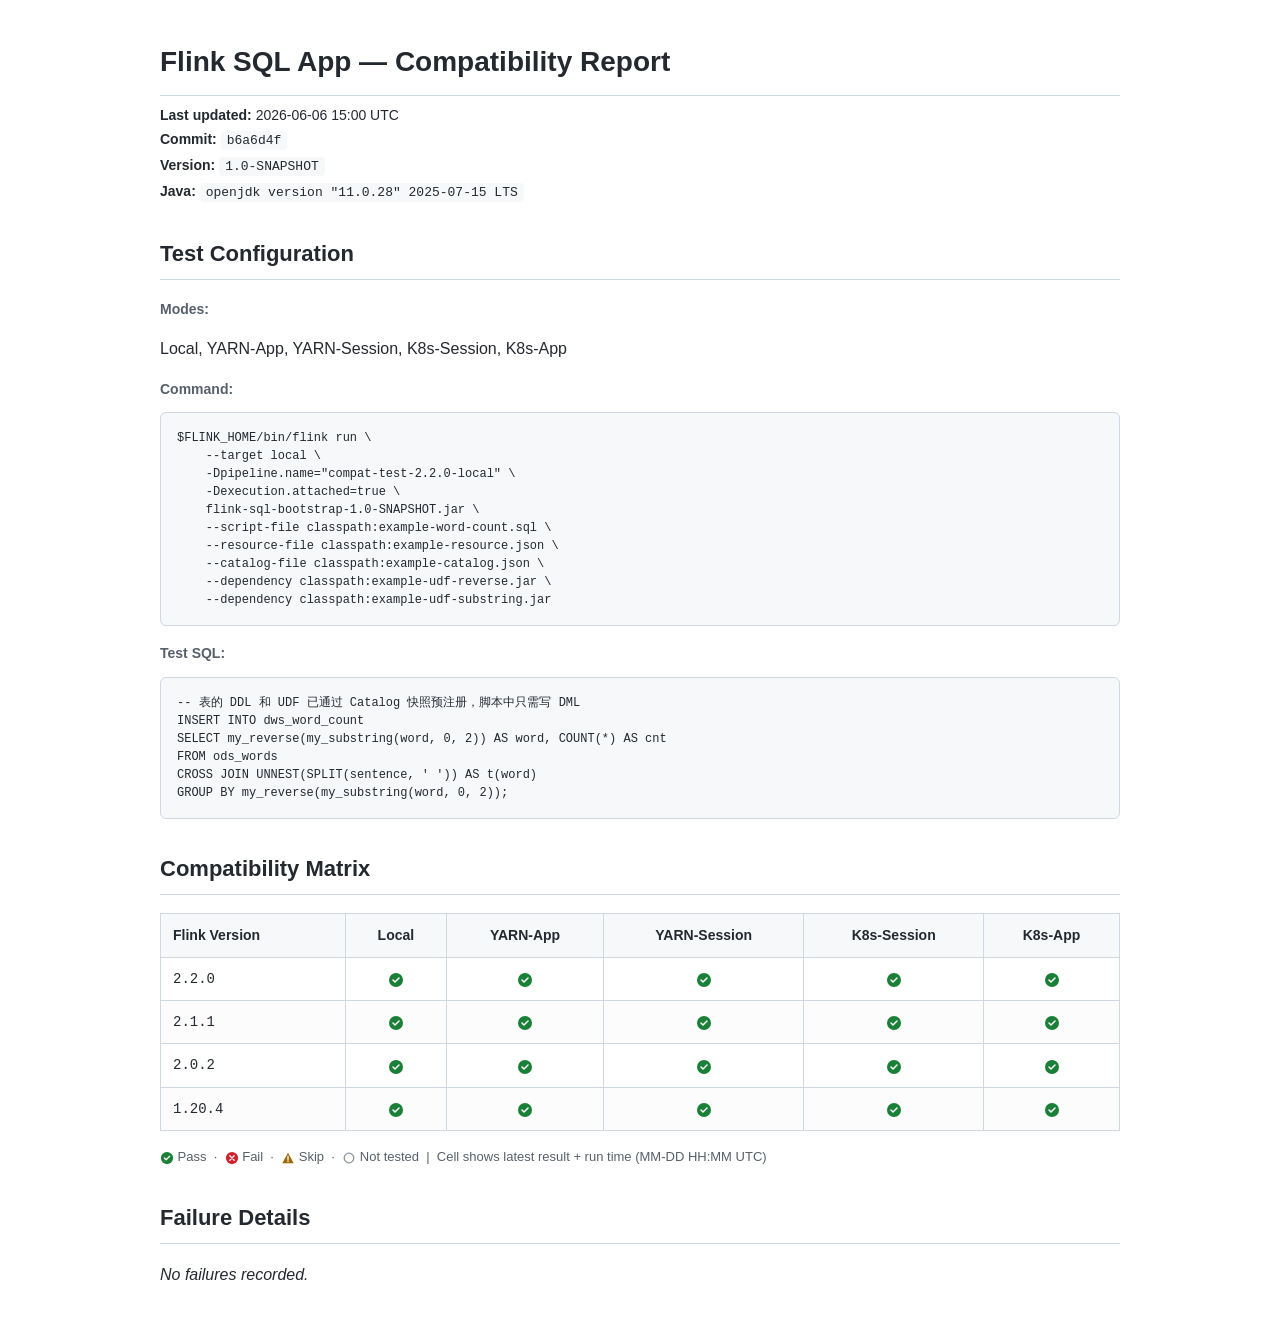
<file: docs/flink-compat-test-1.0-SNAPSHOT.html>
<!DOCTYPE html>
<html lang="en">
<head>
<meta charset="utf-8">
<meta name="viewport" content="width=device-width, initial-scale=1">
<title>Flink SQL App - Compatibility Report</title>
<style>
  body {
    font-family: -apple-system, BlinkMacSystemFont, 'Segoe UI',
      Roboto, Helvetica, Arial, sans-serif;
    max-width: 960px; margin: 40px auto; padding: 0 24px;
    color: #24292f; background: #fff; line-height: 1.6;
  }
  h1 { font-size: 28px; border-bottom: 1px solid #d0d7de;
      padding-bottom: 10px; margin-bottom: 8px; }
  h2 { font-size: 22px; margin-top: 32px;
      border-bottom: 1px solid #d0d7de; padding-bottom: 8px; }
  h3 { font-size: 16px; margin: 20px 0 8px; }
  h4 { font-size: 14px; margin: 16px 0 4px; color: #57606a; }
  .meta { font-size: 14px; margin-bottom: 24px; }
  .meta p { margin: 2px 0; }
  .meta code { background: #f6f8fa; padding: 2px 6px;
      border-radius: 4px; font-size: 13px; }
  pre, .code-block {
    background: #f6f8fa; border: 1px solid #d0d7de;
    border-radius: 6px; padding: 16px;
    font-size: 12px; line-height: 1.5;
    overflow-x: auto; white-space: pre-wrap;
    overflow-wrap: break-word;
    font-family: 'SFMono-Regular', Consolas,
      'Liberation Mono', Menlo, monospace;
  }
  .icon svg { width: 16px; height: 16px; }
  .icon-sm svg { width: 14px; height: 14px; }
  .icon { display: inline-flex; align-items: center; vertical-align: middle; }
  .icon-pass { color: #1a7f37; }
  .icon-fail { color: #cf222e; }
  .icon-skip { color: #9a6700; }
  .icon-nt   { color: #8b949e; }
  table { width: 100%; border-collapse: collapse;
      margin: 16px 0; font-size: 14px; }
  th { background: #f6f8fa; padding: 10px 12px;
      border: 1px solid #d0d7de; font-weight: 600;
      white-space: nowrap; }
  td { padding: 10px 12px; border: 1px solid #d0d7de;
      text-align: center; font-variant-numeric: tabular-nums;
      vertical-align: middle; }
  td:first-child { text-align: left;
      font-family: 'SFMono-Regular', Consolas,
        'Liberation Mono', Menlo, monospace;
      font-weight: 500; white-space: nowrap; }
  tr:nth-child(even) td { background: #fcfcfd; }
  .legend { font-size: 13px; color: #57606a;
      margin-bottom: 32px; }
  .legend .icon svg, .legend .icon-sm svg {
      vertical-align: middle; }
  .fail-card { border: 1px solid #d0d7de;
      border-radius: 6px; margin: 16px 0; overflow: hidden; }
  .fail-card summary { padding: 12px 16px; cursor: pointer;
      font-weight: 600; font-size: 15px; background: #fcfcfd;
      border-bottom: 1px solid #d0d7de; }
  .fail-card summary:hover { background: #f6f8fa; }
  .fail-card[open] summary { border-bottom: 1px solid #d0d7de; }
  .fail-card .body { padding: 16px; }
  .fail-card .body p { margin: 4px 0; font-size: 14px; }
  .fail-card .body .label { font-weight: 600; color: #57606a; }
  .fail-card .cmd {
    background: #f6f8fa; border-radius: 6px;
    padding: 10px 14px; font-size: 12px; line-height: 1.5;
    margin: 8px 0; overflow-x: auto; white-space: pre-wrap;
    overflow-wrap: break-word;
    font-family: 'SFMono-Regular', Consolas,
      'Liberation Mono', Menlo, monospace;
  }
  .fail-card pre { margin: 8px 0 0; padding: 12px 16px; }
</style>
</head>
<body>

<h1>Flink SQL App &mdash; Compatibility Report</h1>

<div class="meta">
<p><strong>Last updated:</strong> 2026-06-06 15:00 UTC</p>
<p><strong>Commit:</strong> <code>b6a6d4f</code></p>
<p><strong>Version:</strong> <code>1.0-SNAPSHOT</code></p>
<p><strong>Java:</strong> <code>openjdk version "11.0.28" 2025-07-15 LTS</code></p>
</div>

<h2>Test Configuration</h2>

<div>
    <h4>Modes:</h4>
    <p>Local, YARN-App, YARN-Session, K8s-Session, K8s-App</p>
</div>
<div>
    <h4>Command:</h4>
    <pre>$FLINK_HOME/bin/flink run \
    --target local \
    -Dpipeline.name="compat-test-2.2.0-local" \
    -Dexecution.attached=true \
    flink-sql-bootstrap-1.0-SNAPSHOT.jar \
    --script-file classpath:example-word-count.sql \
    --resource-file classpath:example-resource.json \
    --catalog-file classpath:example-catalog.json \
    --dependency classpath:example-udf-reverse.jar \
    --dependency classpath:example-udf-substring.jar</pre>
</div>
<div>
    <h4>Test SQL:</h4>
    <pre>-- 表的 DDL 和 UDF 已通过 Catalog 快照预注册，脚本中只需写 DML
INSERT INTO dws_word_count
SELECT my_reverse(my_substring(word, 0, 2)) AS word, COUNT(*) AS cnt
FROM ods_words
CROSS JOIN UNNEST(SPLIT(sentence, ' ')) AS t(word)
GROUP BY my_reverse(my_substring(word, 0, 2));</pre>
</div>
<h2>Compatibility Matrix</h2>

<table>
  <thead>
    <tr>
      <th align="left">Flink Version</th>
      <th align="center">Local</th>
      <th align="center">YARN-App</th>
      <th align="center">YARN-Session</th>
      <th align="center">K8s-Session</th>
      <th align="center">K8s-App</th>
    </tr>
  </thead>
  <tbody>
    <tr>
      <td align="left">2.2.0</td>
      <td align="center"><span class="icon icon-pass"><svg viewBox="0 0 16 16" fill="none"><circle cx="8" cy="8" r="7" fill="#1a7f37"/><path d="M5 8l2 2 4-4" stroke="#fff" stroke-width="1.5" stroke-linecap="round" stroke-linejoin="round"/></svg></span></td>
      <td align="center"><span class="icon icon-pass"><svg viewBox="0 0 16 16" fill="none"><circle cx="8" cy="8" r="7" fill="#1a7f37"/><path d="M5 8l2 2 4-4" stroke="#fff" stroke-width="1.5" stroke-linecap="round" stroke-linejoin="round"/></svg></span></td>
      <td align="center"><span class="icon icon-pass"><svg viewBox="0 0 16 16" fill="none"><circle cx="8" cy="8" r="7" fill="#1a7f37"/><path d="M5 8l2 2 4-4" stroke="#fff" stroke-width="1.5" stroke-linecap="round" stroke-linejoin="round"/></svg></span></td>
      <td align="center"><span class="icon icon-pass"><svg viewBox="0 0 16 16" fill="none"><circle cx="8" cy="8" r="7" fill="#1a7f37"/><path d="M5 8l2 2 4-4" stroke="#fff" stroke-width="1.5" stroke-linecap="round" stroke-linejoin="round"/></svg></span></td>
      <td align="center"><span class="icon icon-pass"><svg viewBox="0 0 16 16" fill="none"><circle cx="8" cy="8" r="7" fill="#1a7f37"/><path d="M5 8l2 2 4-4" stroke="#fff" stroke-width="1.5" stroke-linecap="round" stroke-linejoin="round"/></svg></span></td>
    </tr>
    <tr>
      <td align="left">2.1.1</td>
      <td align="center"><span class="icon icon-pass"><svg viewBox="0 0 16 16" fill="none"><circle cx="8" cy="8" r="7" fill="#1a7f37"/><path d="M5 8l2 2 4-4" stroke="#fff" stroke-width="1.5" stroke-linecap="round" stroke-linejoin="round"/></svg></span></td>
      <td align="center"><span class="icon icon-pass"><svg viewBox="0 0 16 16" fill="none"><circle cx="8" cy="8" r="7" fill="#1a7f37"/><path d="M5 8l2 2 4-4" stroke="#fff" stroke-width="1.5" stroke-linecap="round" stroke-linejoin="round"/></svg></span></td>
      <td align="center"><span class="icon icon-pass"><svg viewBox="0 0 16 16" fill="none"><circle cx="8" cy="8" r="7" fill="#1a7f37"/><path d="M5 8l2 2 4-4" stroke="#fff" stroke-width="1.5" stroke-linecap="round" stroke-linejoin="round"/></svg></span></td>
      <td align="center"><span class="icon icon-pass"><svg viewBox="0 0 16 16" fill="none"><circle cx="8" cy="8" r="7" fill="#1a7f37"/><path d="M5 8l2 2 4-4" stroke="#fff" stroke-width="1.5" stroke-linecap="round" stroke-linejoin="round"/></svg></span></td>
      <td align="center"><span class="icon icon-pass"><svg viewBox="0 0 16 16" fill="none"><circle cx="8" cy="8" r="7" fill="#1a7f37"/><path d="M5 8l2 2 4-4" stroke="#fff" stroke-width="1.5" stroke-linecap="round" stroke-linejoin="round"/></svg></span></td>
    </tr>
    <tr>
      <td align="left">2.0.2</td>
      <td align="center"><span class="icon icon-pass"><svg viewBox="0 0 16 16" fill="none"><circle cx="8" cy="8" r="7" fill="#1a7f37"/><path d="M5 8l2 2 4-4" stroke="#fff" stroke-width="1.5" stroke-linecap="round" stroke-linejoin="round"/></svg></span></td>
      <td align="center"><span class="icon icon-pass"><svg viewBox="0 0 16 16" fill="none"><circle cx="8" cy="8" r="7" fill="#1a7f37"/><path d="M5 8l2 2 4-4" stroke="#fff" stroke-width="1.5" stroke-linecap="round" stroke-linejoin="round"/></svg></span></td>
      <td align="center"><span class="icon icon-pass"><svg viewBox="0 0 16 16" fill="none"><circle cx="8" cy="8" r="7" fill="#1a7f37"/><path d="M5 8l2 2 4-4" stroke="#fff" stroke-width="1.5" stroke-linecap="round" stroke-linejoin="round"/></svg></span></td>
      <td align="center"><span class="icon icon-pass"><svg viewBox="0 0 16 16" fill="none"><circle cx="8" cy="8" r="7" fill="#1a7f37"/><path d="M5 8l2 2 4-4" stroke="#fff" stroke-width="1.5" stroke-linecap="round" stroke-linejoin="round"/></svg></span></td>
      <td align="center"><span class="icon icon-pass"><svg viewBox="0 0 16 16" fill="none"><circle cx="8" cy="8" r="7" fill="#1a7f37"/><path d="M5 8l2 2 4-4" stroke="#fff" stroke-width="1.5" stroke-linecap="round" stroke-linejoin="round"/></svg></span></td>
    </tr>
    <tr>
      <td align="left">1.20.4</td>
      <td align="center"><span class="icon icon-pass"><svg viewBox="0 0 16 16" fill="none"><circle cx="8" cy="8" r="7" fill="#1a7f37"/><path d="M5 8l2 2 4-4" stroke="#fff" stroke-width="1.5" stroke-linecap="round" stroke-linejoin="round"/></svg></span></td>
      <td align="center"><span class="icon icon-pass"><svg viewBox="0 0 16 16" fill="none"><circle cx="8" cy="8" r="7" fill="#1a7f37"/><path d="M5 8l2 2 4-4" stroke="#fff" stroke-width="1.5" stroke-linecap="round" stroke-linejoin="round"/></svg></span></td>
      <td align="center"><span class="icon icon-pass"><svg viewBox="0 0 16 16" fill="none"><circle cx="8" cy="8" r="7" fill="#1a7f37"/><path d="M5 8l2 2 4-4" stroke="#fff" stroke-width="1.5" stroke-linecap="round" stroke-linejoin="round"/></svg></span></td>
      <td align="center"><span class="icon icon-pass"><svg viewBox="0 0 16 16" fill="none"><circle cx="8" cy="8" r="7" fill="#1a7f37"/><path d="M5 8l2 2 4-4" stroke="#fff" stroke-width="1.5" stroke-linecap="round" stroke-linejoin="round"/></svg></span></td>
      <td align="center"><span class="icon icon-pass"><svg viewBox="0 0 16 16" fill="none"><circle cx="8" cy="8" r="7" fill="#1a7f37"/><path d="M5 8l2 2 4-4" stroke="#fff" stroke-width="1.5" stroke-linecap="round" stroke-linejoin="round"/></svg></span></td>
    </tr>
  </tbody>
</table>

<p class="legend"><span class="icon-sm icon-pass"><svg viewBox="0 0 16 16" fill="none"><circle cx="8" cy="8" r="7" fill="#1a7f37"/><path d="M5 8l2 2 4-4" stroke="#fff" stroke-width="1.5" stroke-linecap="round" stroke-linejoin="round"/></svg></span> Pass &nbsp;&middot;&nbsp; <span class="icon-sm icon-fail"><svg viewBox="0 0 16 16" fill="none"><circle cx="8" cy="8" r="7" fill="#cf222e"/><path d="M5.5 5.5l5 5M10.5 5.5l-5 5" stroke="#fff" stroke-width="1.5" stroke-linecap="round"/></svg></span> Fail &nbsp;&middot;&nbsp; <span class="icon-sm icon-skip"><svg viewBox="0 0 16 16" fill="none"><path d="M8 2L1.5 14h13z" fill="#9a6700"/><path d="M8 6v4M8 11.5v.5" stroke="#fff" stroke-width="1.5" stroke-linecap="round"/></svg></span> Skip &nbsp;&middot;&nbsp; <span class="icon-sm icon-nt"><svg viewBox="0 0 16 16" fill="none"><circle cx="8" cy="8" r="5.5" stroke="#8b949e" stroke-width="1.5"/></svg></span> Not tested &nbsp;|&nbsp; Cell shows latest result + run time (MM-DD HH:MM UTC)</p>
<h2>Failure Details</h2>
<p><em>No failures recorded.</em></p>

</body>
</html>
</file>
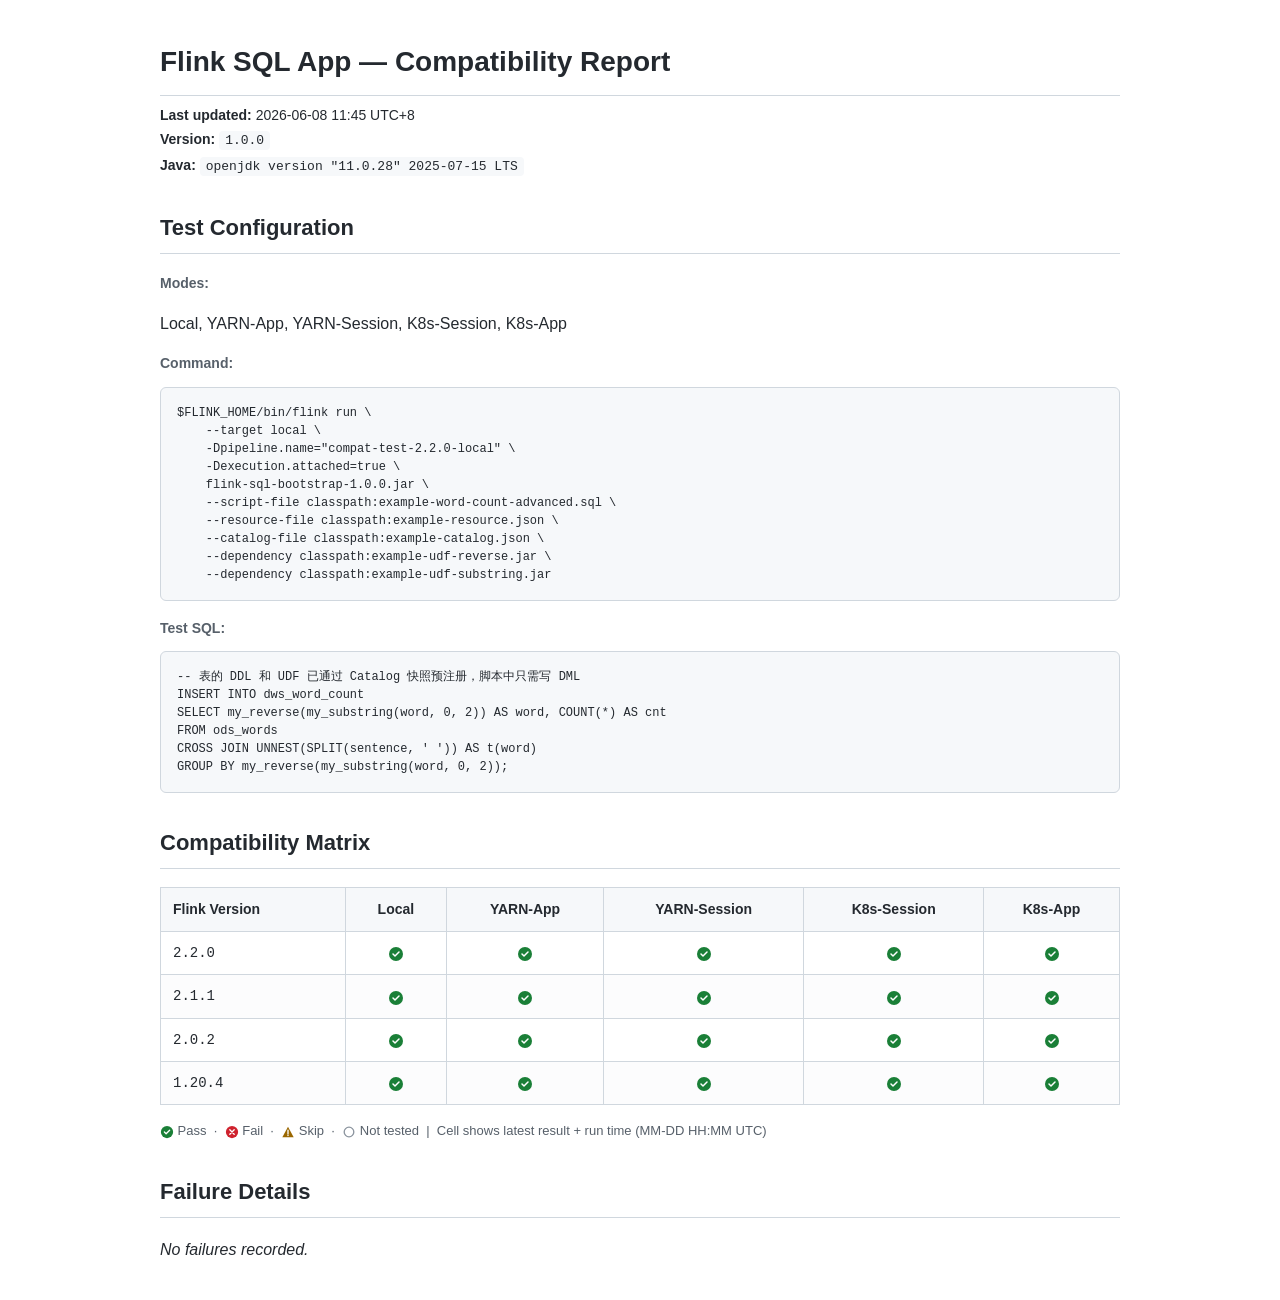
<file: docs/flink-compat-test-1.0.0.html>
<!DOCTYPE html>
<html lang="en">
<head>
<meta charset="utf-8">
<meta name="viewport" content="width=device-width, initial-scale=1">
<title>Flink SQL App - Compatibility Report</title>
<style>
  body {
    font-family: -apple-system, BlinkMacSystemFont, 'Segoe UI',
      Roboto, Helvetica, Arial, sans-serif;
    max-width: 960px; margin: 40px auto; padding: 0 24px;
    color: #24292f; background: #fff; line-height: 1.6;
  }
  h1 { font-size: 28px; border-bottom: 1px solid #d0d7de;
      padding-bottom: 10px; margin-bottom: 8px; }
  h2 { font-size: 22px; margin-top: 32px;
      border-bottom: 1px solid #d0d7de; padding-bottom: 8px; }
  h3 { font-size: 16px; margin: 20px 0 8px; }
  h4 { font-size: 14px; margin: 16px 0 4px; color: #57606a; }
  .meta { font-size: 14px; margin-bottom: 24px; }
  .meta p { margin: 2px 0; }
  .meta code { background: #f6f8fa; padding: 2px 6px;
      border-radius: 4px; font-size: 13px; }
  pre, .code-block {
    background: #f6f8fa; border: 1px solid #d0d7de;
    border-radius: 6px; padding: 16px;
    font-size: 12px; line-height: 1.5;
    overflow-x: auto; white-space: pre-wrap;
    overflow-wrap: break-word;
    font-family: 'SFMono-Regular', Consolas,
      'Liberation Mono', Menlo, monospace;
  }
  .icon svg { width: 16px; height: 16px; }
  .icon-sm svg { width: 14px; height: 14px; }
  .icon { display: inline-flex; align-items: center; vertical-align: middle; }
  .icon-pass { color: #1a7f37; }
  .icon-fail { color: #cf222e; }
  .icon-skip { color: #9a6700; }
  .icon-nt   { color: #8b949e; }
  table { width: 100%; border-collapse: collapse;
      margin: 16px 0; font-size: 14px; }
  th { background: #f6f8fa; padding: 10px 12px;
      border: 1px solid #d0d7de; font-weight: 600;
      white-space: nowrap; }
  td { padding: 10px 12px; border: 1px solid #d0d7de;
      text-align: center; font-variant-numeric: tabular-nums;
      vertical-align: middle; }
  td:first-child { text-align: left;
      font-family: 'SFMono-Regular', Consolas,
        'Liberation Mono', Menlo, monospace;
      font-weight: 500; white-space: nowrap; }
  tr:nth-child(even) td { background: #fcfcfd; }
  .legend { font-size: 13px; color: #57606a;
      margin-bottom: 32px; }
  .legend .icon svg, .legend .icon-sm svg {
      vertical-align: middle; }
  .fail-card { border: 1px solid #d0d7de;
      border-radius: 6px; margin: 16px 0; overflow: hidden; }
  .fail-card summary { padding: 12px 16px; cursor: pointer;
      font-weight: 600; font-size: 15px; background: #fcfcfd;
      border-bottom: 1px solid #d0d7de; }
  .fail-card summary:hover { background: #f6f8fa; }
  .fail-card[open] summary { border-bottom: 1px solid #d0d7de; }
  .fail-card .body { padding: 16px; }
  .fail-card .body p { margin: 4px 0; font-size: 14px; }
  .fail-card .body .label { font-weight: 600; color: #57606a; }
  .fail-card .cmd {
    background: #f6f8fa; border-radius: 6px;
    padding: 10px 14px; font-size: 12px; line-height: 1.5;
    margin: 8px 0; overflow-x: auto; white-space: pre-wrap;
    overflow-wrap: break-word;
    font-family: 'SFMono-Regular', Consolas,
      'Liberation Mono', Menlo, monospace;
  }
  .fail-card pre { margin: 8px 0 0; padding: 12px 16px; }
</style>
</head>
<body>

<h1>Flink SQL App &mdash; Compatibility Report</h1>

<div class="meta">
<p><strong>Last updated:</strong> 2026-06-08 11:45 UTC+8</p>
<p><strong>Version:</strong> <code>1.0.0</code></p>
<p><strong>Java:</strong> <code>openjdk version "11.0.28" 2025-07-15 LTS</code></p>
</div>

<h2>Test Configuration</h2>

<div>
    <h4>Modes:</h4>
    <p>Local, YARN-App, YARN-Session, K8s-Session, K8s-App</p>
</div>
<div>
    <h4>Command:</h4>
    <pre>$FLINK_HOME/bin/flink run \
    --target local \
    -Dpipeline.name="compat-test-2.2.0-local" \
    -Dexecution.attached=true \
    flink-sql-bootstrap-1.0.0.jar \
    --script-file classpath:example-word-count-advanced.sql \
    --resource-file classpath:example-resource.json \
    --catalog-file classpath:example-catalog.json \
    --dependency classpath:example-udf-reverse.jar \
    --dependency classpath:example-udf-substring.jar</pre>
</div>
<div>
    <h4>Test SQL:</h4>
    <pre>-- 表的 DDL 和 UDF 已通过 Catalog 快照预注册，脚本中只需写 DML
INSERT INTO dws_word_count
SELECT my_reverse(my_substring(word, 0, 2)) AS word, COUNT(*) AS cnt
FROM ods_words
CROSS JOIN UNNEST(SPLIT(sentence, ' ')) AS t(word)
GROUP BY my_reverse(my_substring(word, 0, 2));</pre>
</div>
<h2>Compatibility Matrix</h2>

<table>
  <thead>
    <tr>
      <th align="left">Flink Version</th>
      <th align="center">Local</th>
      <th align="center">YARN-App</th>
      <th align="center">YARN-Session</th>
      <th align="center">K8s-Session</th>
      <th align="center">K8s-App</th>
    </tr>
  </thead>
  <tbody>
    <tr>
      <td align="left">2.2.0</td>
      <td align="center"><span class="icon icon-pass"><svg viewBox="0 0 16 16" fill="none"><circle cx="8" cy="8" r="7" fill="#1a7f37"/><path d="M5 8l2 2 4-4" stroke="#fff" stroke-width="1.5" stroke-linecap="round" stroke-linejoin="round"/></svg></span></td>
      <td align="center"><span class="icon icon-pass"><svg viewBox="0 0 16 16" fill="none"><circle cx="8" cy="8" r="7" fill="#1a7f37"/><path d="M5 8l2 2 4-4" stroke="#fff" stroke-width="1.5" stroke-linecap="round" stroke-linejoin="round"/></svg></span></td>
      <td align="center"><span class="icon icon-pass"><svg viewBox="0 0 16 16" fill="none"><circle cx="8" cy="8" r="7" fill="#1a7f37"/><path d="M5 8l2 2 4-4" stroke="#fff" stroke-width="1.5" stroke-linecap="round" stroke-linejoin="round"/></svg></span></td>
      <td align="center"><span class="icon icon-pass"><svg viewBox="0 0 16 16" fill="none"><circle cx="8" cy="8" r="7" fill="#1a7f37"/><path d="M5 8l2 2 4-4" stroke="#fff" stroke-width="1.5" stroke-linecap="round" stroke-linejoin="round"/></svg></span></td>
      <td align="center"><span class="icon icon-pass"><svg viewBox="0 0 16 16" fill="none"><circle cx="8" cy="8" r="7" fill="#1a7f37"/><path d="M5 8l2 2 4-4" stroke="#fff" stroke-width="1.5" stroke-linecap="round" stroke-linejoin="round"/></svg></span></td>
    </tr>
    <tr>
      <td align="left">2.1.1</td>
      <td align="center"><span class="icon icon-pass"><svg viewBox="0 0 16 16" fill="none"><circle cx="8" cy="8" r="7" fill="#1a7f37"/><path d="M5 8l2 2 4-4" stroke="#fff" stroke-width="1.5" stroke-linecap="round" stroke-linejoin="round"/></svg></span></td>
      <td align="center"><span class="icon icon-pass"><svg viewBox="0 0 16 16" fill="none"><circle cx="8" cy="8" r="7" fill="#1a7f37"/><path d="M5 8l2 2 4-4" stroke="#fff" stroke-width="1.5" stroke-linecap="round" stroke-linejoin="round"/></svg></span></td>
      <td align="center"><span class="icon icon-pass"><svg viewBox="0 0 16 16" fill="none"><circle cx="8" cy="8" r="7" fill="#1a7f37"/><path d="M5 8l2 2 4-4" stroke="#fff" stroke-width="1.5" stroke-linecap="round" stroke-linejoin="round"/></svg></span></td>
      <td align="center"><span class="icon icon-pass"><svg viewBox="0 0 16 16" fill="none"><circle cx="8" cy="8" r="7" fill="#1a7f37"/><path d="M5 8l2 2 4-4" stroke="#fff" stroke-width="1.5" stroke-linecap="round" stroke-linejoin="round"/></svg></span></td>
      <td align="center"><span class="icon icon-pass"><svg viewBox="0 0 16 16" fill="none"><circle cx="8" cy="8" r="7" fill="#1a7f37"/><path d="M5 8l2 2 4-4" stroke="#fff" stroke-width="1.5" stroke-linecap="round" stroke-linejoin="round"/></svg></span></td>
    </tr>
    <tr>
      <td align="left">2.0.2</td>
      <td align="center"><span class="icon icon-pass"><svg viewBox="0 0 16 16" fill="none"><circle cx="8" cy="8" r="7" fill="#1a7f37"/><path d="M5 8l2 2 4-4" stroke="#fff" stroke-width="1.5" stroke-linecap="round" stroke-linejoin="round"/></svg></span></td>
      <td align="center"><span class="icon icon-pass"><svg viewBox="0 0 16 16" fill="none"><circle cx="8" cy="8" r="7" fill="#1a7f37"/><path d="M5 8l2 2 4-4" stroke="#fff" stroke-width="1.5" stroke-linecap="round" stroke-linejoin="round"/></svg></span></td>
      <td align="center"><span class="icon icon-pass"><svg viewBox="0 0 16 16" fill="none"><circle cx="8" cy="8" r="7" fill="#1a7f37"/><path d="M5 8l2 2 4-4" stroke="#fff" stroke-width="1.5" stroke-linecap="round" stroke-linejoin="round"/></svg></span></td>
      <td align="center"><span class="icon icon-pass"><svg viewBox="0 0 16 16" fill="none"><circle cx="8" cy="8" r="7" fill="#1a7f37"/><path d="M5 8l2 2 4-4" stroke="#fff" stroke-width="1.5" stroke-linecap="round" stroke-linejoin="round"/></svg></span></td>
      <td align="center"><span class="icon icon-pass"><svg viewBox="0 0 16 16" fill="none"><circle cx="8" cy="8" r="7" fill="#1a7f37"/><path d="M5 8l2 2 4-4" stroke="#fff" stroke-width="1.5" stroke-linecap="round" stroke-linejoin="round"/></svg></span></td>
    </tr>
    <tr>
      <td align="left">1.20.4</td>
      <td align="center"><span class="icon icon-pass"><svg viewBox="0 0 16 16" fill="none"><circle cx="8" cy="8" r="7" fill="#1a7f37"/><path d="M5 8l2 2 4-4" stroke="#fff" stroke-width="1.5" stroke-linecap="round" stroke-linejoin="round"/></svg></span></td>
      <td align="center"><span class="icon icon-pass"><svg viewBox="0 0 16 16" fill="none"><circle cx="8" cy="8" r="7" fill="#1a7f37"/><path d="M5 8l2 2 4-4" stroke="#fff" stroke-width="1.5" stroke-linecap="round" stroke-linejoin="round"/></svg></span></td>
      <td align="center"><span class="icon icon-pass"><svg viewBox="0 0 16 16" fill="none"><circle cx="8" cy="8" r="7" fill="#1a7f37"/><path d="M5 8l2 2 4-4" stroke="#fff" stroke-width="1.5" stroke-linecap="round" stroke-linejoin="round"/></svg></span></td>
      <td align="center"><span class="icon icon-pass"><svg viewBox="0 0 16 16" fill="none"><circle cx="8" cy="8" r="7" fill="#1a7f37"/><path d="M5 8l2 2 4-4" stroke="#fff" stroke-width="1.5" stroke-linecap="round" stroke-linejoin="round"/></svg></span></td>
      <td align="center"><span class="icon icon-pass"><svg viewBox="0 0 16 16" fill="none"><circle cx="8" cy="8" r="7" fill="#1a7f37"/><path d="M5 8l2 2 4-4" stroke="#fff" stroke-width="1.5" stroke-linecap="round" stroke-linejoin="round"/></svg></span></td>
    </tr>
  </tbody>
</table>

<p class="legend"><span class="icon-sm icon-pass"><svg viewBox="0 0 16 16" fill="none"><circle cx="8" cy="8" r="7" fill="#1a7f37"/><path d="M5 8l2 2 4-4" stroke="#fff" stroke-width="1.5" stroke-linecap="round" stroke-linejoin="round"/></svg></span> Pass &nbsp;&middot;&nbsp; <span class="icon-sm icon-fail"><svg viewBox="0 0 16 16" fill="none"><circle cx="8" cy="8" r="7" fill="#cf222e"/><path d="M5.5 5.5l5 5M10.5 5.5l-5 5" stroke="#fff" stroke-width="1.5" stroke-linecap="round"/></svg></span> Fail &nbsp;&middot;&nbsp; <span class="icon-sm icon-skip"><svg viewBox="0 0 16 16" fill="none"><path d="M8 2L1.5 14h13z" fill="#9a6700"/><path d="M8 6v4M8 11.5v.5" stroke="#fff" stroke-width="1.5" stroke-linecap="round"/></svg></span> Skip &nbsp;&middot;&nbsp; <span class="icon-sm icon-nt"><svg viewBox="0 0 16 16" fill="none"><circle cx="8" cy="8" r="5.5" stroke="#8b949e" stroke-width="1.5"/></svg></span> Not tested &nbsp;|&nbsp; Cell shows latest result + run time (MM-DD HH:MM UTC)</p>
<h2>Failure Details</h2>
<p><em>No failures recorded.</em></p>

</body>
</html>
</file>
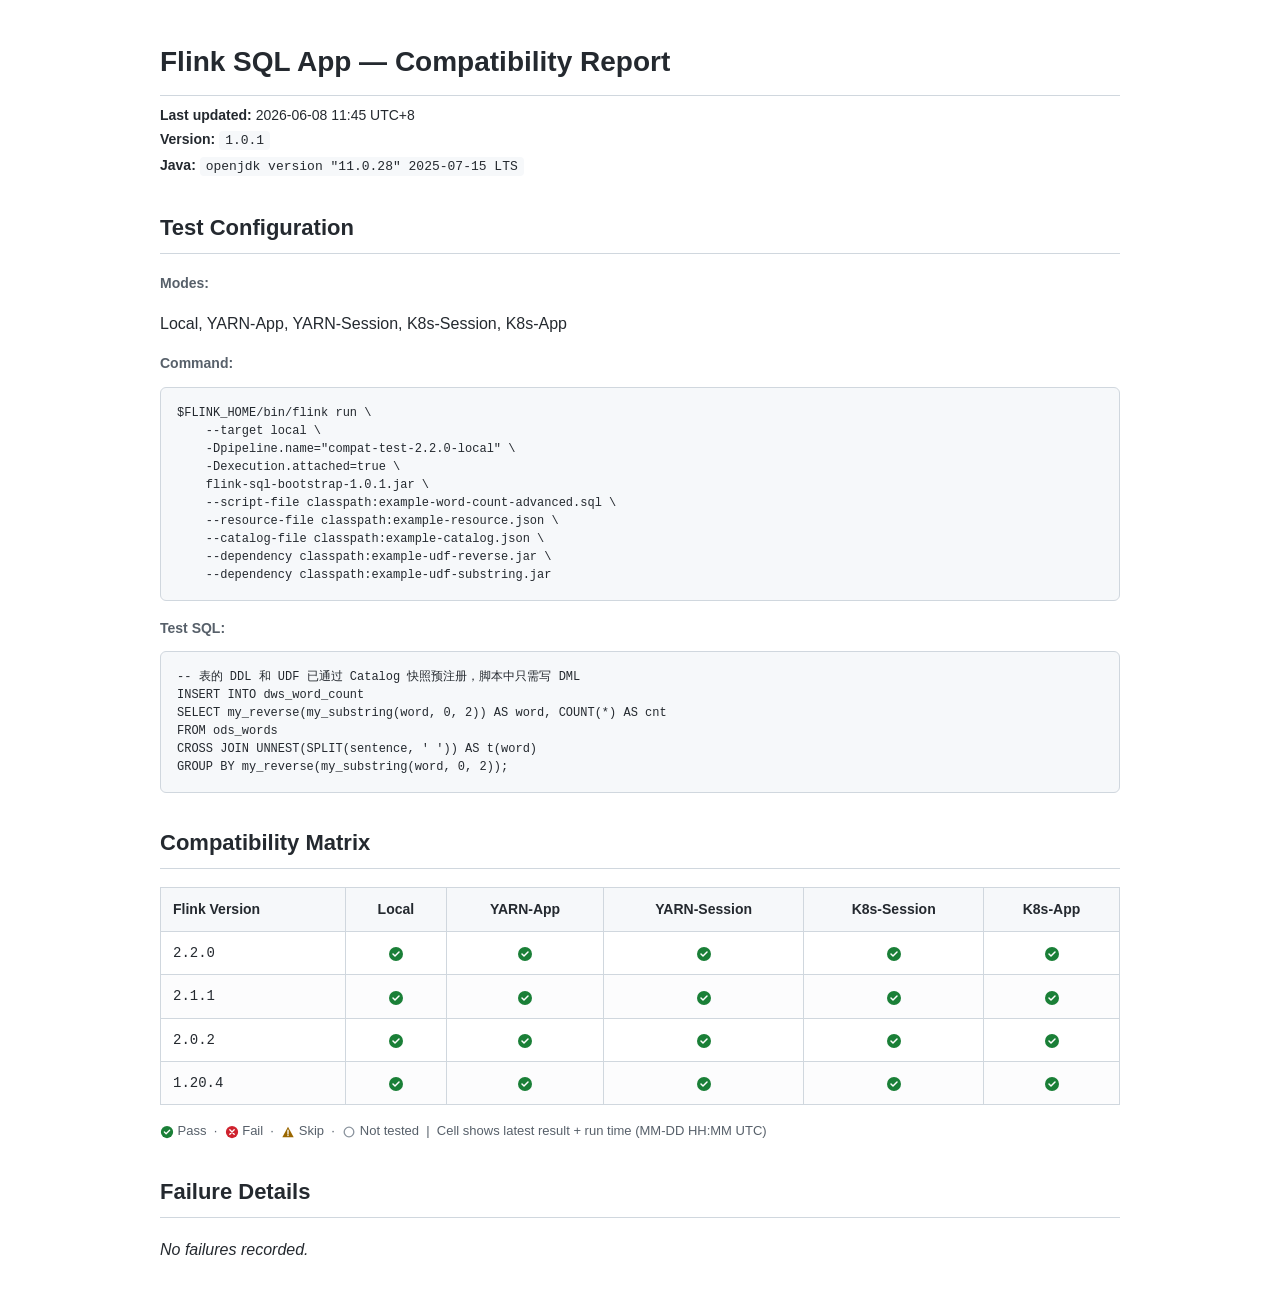
<file: docs/flink-compat-test-1.0.1.html>
<!DOCTYPE html>
<html lang="en">
<head>
<meta charset="utf-8">
<meta name="viewport" content="width=device-width, initial-scale=1">
<title>Flink SQL App - Compatibility Report</title>
<style>
  body {
    font-family: -apple-system, BlinkMacSystemFont, 'Segoe UI',
      Roboto, Helvetica, Arial, sans-serif;
    max-width: 960px; margin: 40px auto; padding: 0 24px;
    color: #24292f; background: #fff; line-height: 1.6;
  }
  h1 { font-size: 28px; border-bottom: 1px solid #d0d7de;
      padding-bottom: 10px; margin-bottom: 8px; }
  h2 { font-size: 22px; margin-top: 32px;
      border-bottom: 1px solid #d0d7de; padding-bottom: 8px; }
  h3 { font-size: 16px; margin: 20px 0 8px; }
  h4 { font-size: 14px; margin: 16px 0 4px; color: #57606a; }
  .meta { font-size: 14px; margin-bottom: 24px; }
  .meta p { margin: 2px 0; }
  .meta code { background: #f6f8fa; padding: 2px 6px;
      border-radius: 4px; font-size: 13px; }
  pre, .code-block {
    background: #f6f8fa; border: 1px solid #d0d7de;
    border-radius: 6px; padding: 16px;
    font-size: 12px; line-height: 1.5;
    overflow-x: auto; white-space: pre-wrap;
    overflow-wrap: break-word;
    font-family: 'SFMono-Regular', Consolas,
      'Liberation Mono', Menlo, monospace;
  }
  .icon svg { width: 16px; height: 16px; }
  .icon-sm svg { width: 14px; height: 14px; }
  .icon { display: inline-flex; align-items: center; vertical-align: middle; }
  .icon-pass { color: #1a7f37; }
  .icon-fail { color: #cf222e; }
  .icon-skip { color: #9a6700; }
  .icon-nt   { color: #8b949e; }
  table { width: 100%; border-collapse: collapse;
      margin: 16px 0; font-size: 14px; }
  th { background: #f6f8fa; padding: 10px 12px;
      border: 1px solid #d0d7de; font-weight: 600;
      white-space: nowrap; }
  td { padding: 10px 12px; border: 1px solid #d0d7de;
      text-align: center; font-variant-numeric: tabular-nums;
      vertical-align: middle; }
  td:first-child { text-align: left;
      font-family: 'SFMono-Regular', Consolas,
        'Liberation Mono', Menlo, monospace;
      font-weight: 500; white-space: nowrap; }
  tr:nth-child(even) td { background: #fcfcfd; }
  .legend { font-size: 13px; color: #57606a;
      margin-bottom: 32px; }
  .legend .icon svg, .legend .icon-sm svg {
      vertical-align: middle; }
  .fail-card { border: 1px solid #d0d7de;
      border-radius: 6px; margin: 16px 0; overflow: hidden; }
  .fail-card summary { padding: 12px 16px; cursor: pointer;
      font-weight: 600; font-size: 15px; background: #fcfcfd;
      border-bottom: 1px solid #d0d7de; }
  .fail-card summary:hover { background: #f6f8fa; }
  .fail-card[open] summary { border-bottom: 1px solid #d0d7de; }
  .fail-card .body { padding: 16px; }
  .fail-card .body p { margin: 4px 0; font-size: 14px; }
  .fail-card .body .label { font-weight: 600; color: #57606a; }
  .fail-card .cmd {
    background: #f6f8fa; border-radius: 6px;
    padding: 10px 14px; font-size: 12px; line-height: 1.5;
    margin: 8px 0; overflow-x: auto; white-space: pre-wrap;
    overflow-wrap: break-word;
    font-family: 'SFMono-Regular', Consolas,
      'Liberation Mono', Menlo, monospace;
  }
  .fail-card pre { margin: 8px 0 0; padding: 12px 16px; }
</style>
</head>
<body>

<h1>Flink SQL App &mdash; Compatibility Report</h1>

<div class="meta">
<p><strong>Last updated:</strong> 2026-06-08 11:45 UTC+8</p>
<p><strong>Version:</strong> <code>1.0.1</code></p>
<p><strong>Java:</strong> <code>openjdk version "11.0.28" 2025-07-15 LTS</code></p>
</div>

<h2>Test Configuration</h2>

<div>
    <h4>Modes:</h4>
    <p>Local, YARN-App, YARN-Session, K8s-Session, K8s-App</p>
</div>
<div>
    <h4>Command:</h4>
    <pre>$FLINK_HOME/bin/flink run \
    --target local \
    -Dpipeline.name="compat-test-2.2.0-local" \
    -Dexecution.attached=true \
    flink-sql-bootstrap-1.0.1.jar \
    --script-file classpath:example-word-count-advanced.sql \
    --resource-file classpath:example-resource.json \
    --catalog-file classpath:example-catalog.json \
    --dependency classpath:example-udf-reverse.jar \
    --dependency classpath:example-udf-substring.jar</pre>
</div>
<div>
    <h4>Test SQL:</h4>
    <pre>-- 表的 DDL 和 UDF 已通过 Catalog 快照预注册，脚本中只需写 DML
INSERT INTO dws_word_count
SELECT my_reverse(my_substring(word, 0, 2)) AS word, COUNT(*) AS cnt
FROM ods_words
CROSS JOIN UNNEST(SPLIT(sentence, ' ')) AS t(word)
GROUP BY my_reverse(my_substring(word, 0, 2));</pre>
</div>
<h2>Compatibility Matrix</h2>

<table>
  <thead>
    <tr>
      <th align="left">Flink Version</th>
      <th align="center">Local</th>
      <th align="center">YARN-App</th>
      <th align="center">YARN-Session</th>
      <th align="center">K8s-Session</th>
      <th align="center">K8s-App</th>
    </tr>
  </thead>
  <tbody>
    <tr>
      <td align="left">2.2.0</td>
      <td align="center"><span class="icon icon-pass"><svg viewBox="0 0 16 16" fill="none"><circle cx="8" cy="8" r="7" fill="#1a7f37"/><path d="M5 8l2 2 4-4" stroke="#fff" stroke-width="1.5" stroke-linecap="round" stroke-linejoin="round"/></svg></span></td>
      <td align="center"><span class="icon icon-pass"><svg viewBox="0 0 16 16" fill="none"><circle cx="8" cy="8" r="7" fill="#1a7f37"/><path d="M5 8l2 2 4-4" stroke="#fff" stroke-width="1.5" stroke-linecap="round" stroke-linejoin="round"/></svg></span></td>
      <td align="center"><span class="icon icon-pass"><svg viewBox="0 0 16 16" fill="none"><circle cx="8" cy="8" r="7" fill="#1a7f37"/><path d="M5 8l2 2 4-4" stroke="#fff" stroke-width="1.5" stroke-linecap="round" stroke-linejoin="round"/></svg></span></td>
      <td align="center"><span class="icon icon-pass"><svg viewBox="0 0 16 16" fill="none"><circle cx="8" cy="8" r="7" fill="#1a7f37"/><path d="M5 8l2 2 4-4" stroke="#fff" stroke-width="1.5" stroke-linecap="round" stroke-linejoin="round"/></svg></span></td>
      <td align="center"><span class="icon icon-pass"><svg viewBox="0 0 16 16" fill="none"><circle cx="8" cy="8" r="7" fill="#1a7f37"/><path d="M5 8l2 2 4-4" stroke="#fff" stroke-width="1.5" stroke-linecap="round" stroke-linejoin="round"/></svg></span></td>
    </tr>
    <tr>
      <td align="left">2.1.1</td>
      <td align="center"><span class="icon icon-pass"><svg viewBox="0 0 16 16" fill="none"><circle cx="8" cy="8" r="7" fill="#1a7f37"/><path d="M5 8l2 2 4-4" stroke="#fff" stroke-width="1.5" stroke-linecap="round" stroke-linejoin="round"/></svg></span></td>
      <td align="center"><span class="icon icon-pass"><svg viewBox="0 0 16 16" fill="none"><circle cx="8" cy="8" r="7" fill="#1a7f37"/><path d="M5 8l2 2 4-4" stroke="#fff" stroke-width="1.5" stroke-linecap="round" stroke-linejoin="round"/></svg></span></td>
      <td align="center"><span class="icon icon-pass"><svg viewBox="0 0 16 16" fill="none"><circle cx="8" cy="8" r="7" fill="#1a7f37"/><path d="M5 8l2 2 4-4" stroke="#fff" stroke-width="1.5" stroke-linecap="round" stroke-linejoin="round"/></svg></span></td>
      <td align="center"><span class="icon icon-pass"><svg viewBox="0 0 16 16" fill="none"><circle cx="8" cy="8" r="7" fill="#1a7f37"/><path d="M5 8l2 2 4-4" stroke="#fff" stroke-width="1.5" stroke-linecap="round" stroke-linejoin="round"/></svg></span></td>
      <td align="center"><span class="icon icon-pass"><svg viewBox="0 0 16 16" fill="none"><circle cx="8" cy="8" r="7" fill="#1a7f37"/><path d="M5 8l2 2 4-4" stroke="#fff" stroke-width="1.5" stroke-linecap="round" stroke-linejoin="round"/></svg></span></td>
    </tr>
    <tr>
      <td align="left">2.0.2</td>
      <td align="center"><span class="icon icon-pass"><svg viewBox="0 0 16 16" fill="none"><circle cx="8" cy="8" r="7" fill="#1a7f37"/><path d="M5 8l2 2 4-4" stroke="#fff" stroke-width="1.5" stroke-linecap="round" stroke-linejoin="round"/></svg></span></td>
      <td align="center"><span class="icon icon-pass"><svg viewBox="0 0 16 16" fill="none"><circle cx="8" cy="8" r="7" fill="#1a7f37"/><path d="M5 8l2 2 4-4" stroke="#fff" stroke-width="1.5" stroke-linecap="round" stroke-linejoin="round"/></svg></span></td>
      <td align="center"><span class="icon icon-pass"><svg viewBox="0 0 16 16" fill="none"><circle cx="8" cy="8" r="7" fill="#1a7f37"/><path d="M5 8l2 2 4-4" stroke="#fff" stroke-width="1.5" stroke-linecap="round" stroke-linejoin="round"/></svg></span></td>
      <td align="center"><span class="icon icon-pass"><svg viewBox="0 0 16 16" fill="none"><circle cx="8" cy="8" r="7" fill="#1a7f37"/><path d="M5 8l2 2 4-4" stroke="#fff" stroke-width="1.5" stroke-linecap="round" stroke-linejoin="round"/></svg></span></td>
      <td align="center"><span class="icon icon-pass"><svg viewBox="0 0 16 16" fill="none"><circle cx="8" cy="8" r="7" fill="#1a7f37"/><path d="M5 8l2 2 4-4" stroke="#fff" stroke-width="1.5" stroke-linecap="round" stroke-linejoin="round"/></svg></span></td>
    </tr>
    <tr>
      <td align="left">1.20.4</td>
      <td align="center"><span class="icon icon-pass"><svg viewBox="0 0 16 16" fill="none"><circle cx="8" cy="8" r="7" fill="#1a7f37"/><path d="M5 8l2 2 4-4" stroke="#fff" stroke-width="1.5" stroke-linecap="round" stroke-linejoin="round"/></svg></span></td>
      <td align="center"><span class="icon icon-pass"><svg viewBox="0 0 16 16" fill="none"><circle cx="8" cy="8" r="7" fill="#1a7f37"/><path d="M5 8l2 2 4-4" stroke="#fff" stroke-width="1.5" stroke-linecap="round" stroke-linejoin="round"/></svg></span></td>
      <td align="center"><span class="icon icon-pass"><svg viewBox="0 0 16 16" fill="none"><circle cx="8" cy="8" r="7" fill="#1a7f37"/><path d="M5 8l2 2 4-4" stroke="#fff" stroke-width="1.5" stroke-linecap="round" stroke-linejoin="round"/></svg></span></td>
      <td align="center"><span class="icon icon-pass"><svg viewBox="0 0 16 16" fill="none"><circle cx="8" cy="8" r="7" fill="#1a7f37"/><path d="M5 8l2 2 4-4" stroke="#fff" stroke-width="1.5" stroke-linecap="round" stroke-linejoin="round"/></svg></span></td>
      <td align="center"><span class="icon icon-pass"><svg viewBox="0 0 16 16" fill="none"><circle cx="8" cy="8" r="7" fill="#1a7f37"/><path d="M5 8l2 2 4-4" stroke="#fff" stroke-width="1.5" stroke-linecap="round" stroke-linejoin="round"/></svg></span></td>
    </tr>
  </tbody>
</table>

<p class="legend"><span class="icon-sm icon-pass"><svg viewBox="0 0 16 16" fill="none"><circle cx="8" cy="8" r="7" fill="#1a7f37"/><path d="M5 8l2 2 4-4" stroke="#fff" stroke-width="1.5" stroke-linecap="round" stroke-linejoin="round"/></svg></span> Pass &nbsp;&middot;&nbsp; <span class="icon-sm icon-fail"><svg viewBox="0 0 16 16" fill="none"><circle cx="8" cy="8" r="7" fill="#cf222e"/><path d="M5.5 5.5l5 5M10.5 5.5l-5 5" stroke="#fff" stroke-width="1.5" stroke-linecap="round"/></svg></span> Fail &nbsp;&middot;&nbsp; <span class="icon-sm icon-skip"><svg viewBox="0 0 16 16" fill="none"><path d="M8 2L1.5 14h13z" fill="#9a6700"/><path d="M8 6v4M8 11.5v.5" stroke="#fff" stroke-width="1.5" stroke-linecap="round"/></svg></span> Skip &nbsp;&middot;&nbsp; <span class="icon-sm icon-nt"><svg viewBox="0 0 16 16" fill="none"><circle cx="8" cy="8" r="5.5" stroke="#8b949e" stroke-width="1.5"/></svg></span> Not tested &nbsp;|&nbsp; Cell shows latest result + run time (MM-DD HH:MM UTC)</p>
<h2>Failure Details</h2>
<p><em>No failures recorded.</em></p>

</body>
</html>
</file>
